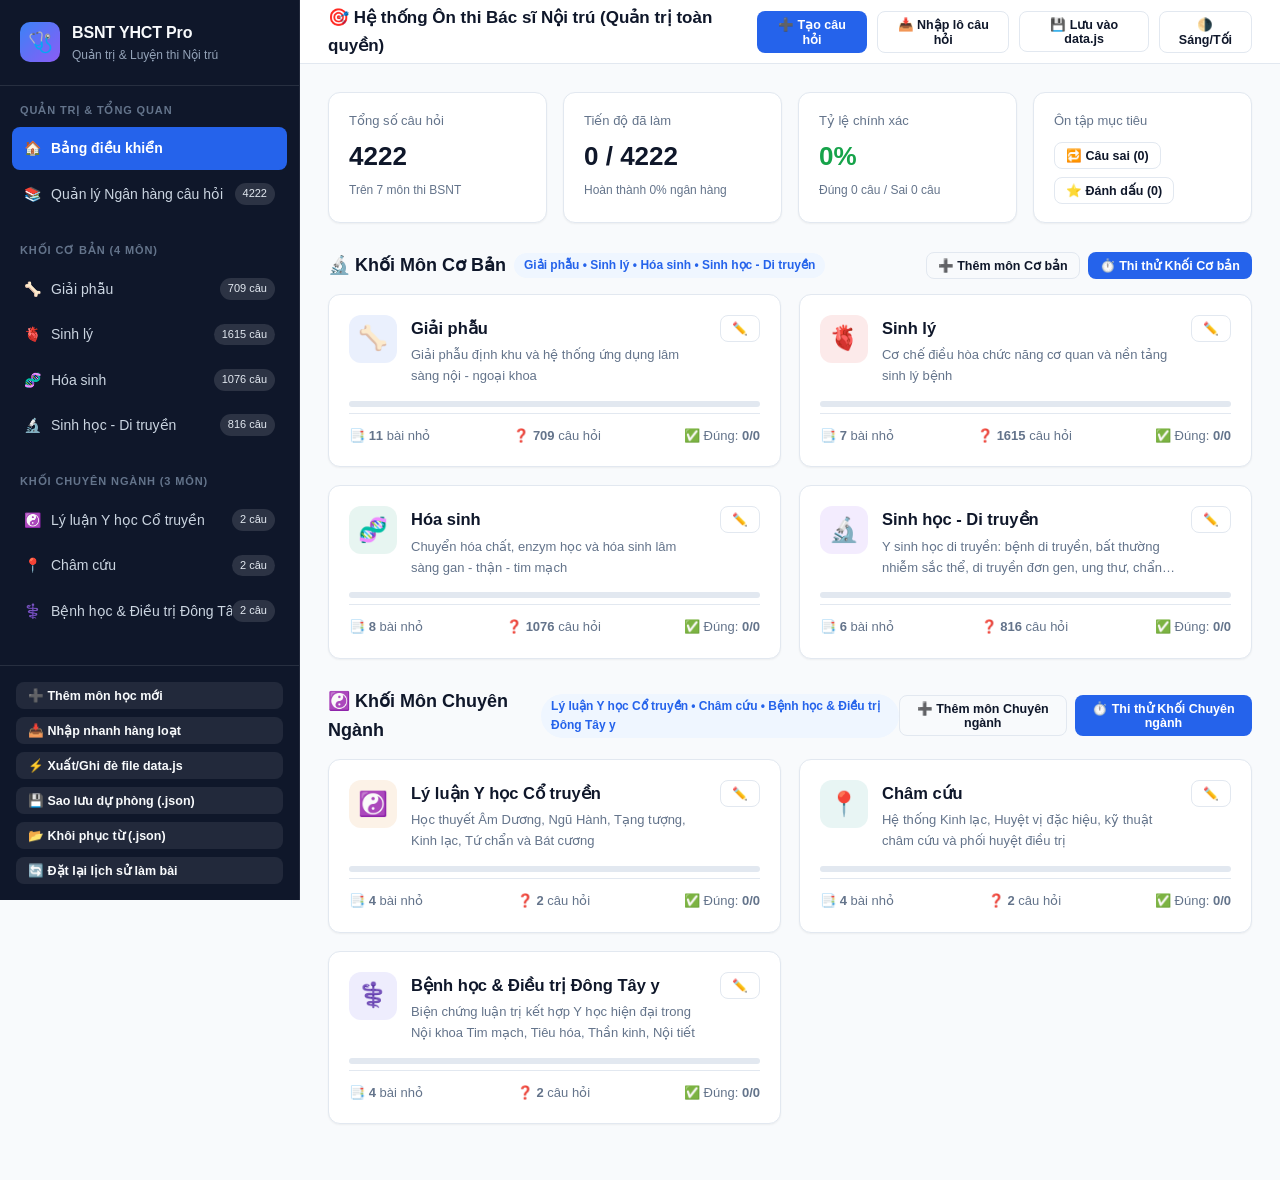
<file: index.html>
<!DOCTYPE html>
<html lang="vi" data-theme="light">
<head>
  <meta charset="UTF-8" />
  <meta name="viewport" content="width=device-width, initial-scale=1.0" />
  <title>BSNT Quiz — Hệ thống Trắc nghiệm Ôn thi Bác sĩ Nội trú YHCT (Full Admin)</title>
  <link rel="stylesheet" href="styles.css" />
</head>
<body>
  <!-- SIDEBAR -->
  <aside class="sidebar">
    <div class="brand" onclick="openDashboard()">
      <div class="brand-logo">🩺</div>
      <div class="brand-text">
        <h1>BSNT YHCT Pro</h1>
        <p>Quản trị & Luyện thi Nội trú</p>
      </div>
    </div>

    <div id="sidebar-nav"></div>

    <div class="sidebar-footer">
      <button class="btn btn-sm btn-ghost-dark" onclick="openSubjectModal()">➕ Thêm môn học mới</button>
      <button class="btn btn-sm btn-ghost-dark" onclick="openBulkImportModal('giai-phau')">📥 Nhập nhanh hàng loạt</button>
      <button class="btn btn-sm btn-ghost-dark" onclick="exportToDataJS()">⚡ Xuất/Ghi đè file data.js</button>
      <button class="btn btn-sm btn-ghost-dark" onclick="exportBackupJSON()">💾 Sao lưu dự phòng (.json)</button>
      <button class="btn btn-sm btn-ghost-dark" onclick="document.getElementById('import-json-input').click()">📂 Khôi phục từ (.json)</button>
      <button class="btn btn-sm btn-ghost-dark" onclick="resetProgress()">🔄 Đặt lại lịch sử làm bài</button>
    </div>
  </aside>

  <!-- MAIN CONTENT -->
  <div class="main-wrapper">
    <header class="topbar">
      <div class="topbar-title" id="topbar-title">
        <span>🎯 Hệ thống Ôn thi Bác sĩ Nội trú</span>
      </div>
      <div class="topbar-actions">
        <button class="btn btn-sm btn-primary" onclick="openQuestionModal()">➕ Tạo câu hỏi</button>
        <button class="btn btn-sm btn-outline" onclick="openBulkImportModal(state.activeSubjectId || 'giai-phau')">📥 Nhập lô câu hỏi</button>
        <button class="btn btn-sm btn-outline" onclick="exportToDataJS()" title="Ghi toàn bộ chỉnh sửa trên web thẳng vào file data.js trên ổ cứng">💾 Lưu vào data.js</button>
        <button class="btn btn-sm btn-outline" onclick="toggleTheme()">🌗 Sáng/Tối</button>
      </div>
    </header>

    <main class="container" id="main-content"></main>
  </div>

  <!-- HIDDEN JSON FILE INPUT -->
  <input type="file" id="import-json-input" accept=".json" style="display:none" onchange="importBackupJSON(event)" />

  <!-- MODAL 0: ADD / EDIT SUBJECT (MÔN HỌC) -->
  <div class="modal-backdrop" id="modal-subject">
    <div class="modal" style="max-width:540px;">
      <div class="modal-header">
        <h3 id="subject-modal-header">📚 Thêm / Chỉnh sửa Môn học</h3>
        <button class="btn btn-sm btn-outline" onclick="closeModals()">✕</button>
      </div>
      <div class="modal-body">
        <input type="hidden" id="subj-edit-id" />
        <div class="form-row">
          <div class="form-group">
            <label>Tên môn học</label>
            <input type="text" id="subj-name-input" class="form-control" placeholder="VD: Giải phẫu" />
          </div>
          <div class="form-group">
            <label>Khối môn thi</label>
            <select id="subj-group-select" class="form-control">
              <option value="Cơ bản">Khối Cơ bản</option>
              <option value="Chuyên ngành">Khối Chuyên ngành</option>
            </select>
          </div>
        </div>
        <div class="form-row">
          <div class="form-group">
            <label>Biểu tượng (Emoji)</label>
            <input type="text" id="subj-icon-input" class="form-control" value="📘" placeholder="VD: 🦴, 🫀, 🧬, ☯️" />
          </div>
          <div class="form-group">
            <label>Màu chủ đạo</label>
            <input type="color" id="subj-color-input" class="form-control" value="#2563eb" style="height:40px; padding:4px;" />
          </div>
        </div>
        <div class="form-group">
          <label>Mô tả môn học</label>
          <textarea id="subj-desc-input" class="form-control" rows="2" placeholder="Mô tả ngắn gọn nội dung ôn tập..."></textarea>
        </div>
      </div>
      <div class="modal-footer">
        <button class="btn btn-outline" onclick="closeModals()">Hủy</button>
        <button class="btn btn-primary" onclick="saveSubjectModal()">Lưu môn học</button>
      </div>
    </div>
  </div>

  <!-- MODAL 1: ADD / EDIT LESSON (BÀI NHỎ) -->
  <div class="modal-backdrop" id="modal-lesson">
    <div class="modal" style="max-width:520px;">
      <div class="modal-header">
        <h3 id="lesson-modal-header">📁 Thêm / Sửa bài học nhỏ</h3>
        <button class="btn btn-sm btn-outline" onclick="closeModals()">✕</button>
      </div>
      <div class="modal-body">
        <input type="hidden" id="lesson-modal-subject-id" />
        <input type="hidden" id="lesson-modal-edit-id" />
        <div class="form-group">
          <label>Tên bài học / chủ đề nhỏ</label>
          <input type="text" id="lesson-title-input" class="form-control" placeholder="VD: Bài 5: Giải phẫu Đám rối thần kinh cánh tay" />
        </div>
        <div class="form-group">
          <label>Mô tả trọng tâm ôn tập</label>
          <textarea id="lesson-desc-input" class="form-control" rows="3" placeholder="VD: Các thân nhất, thân nhì, nhánh tận và ứng dụng lâm sàng..."></textarea>
        </div>
      </div>
      <div class="modal-footer">
        <button class="btn btn-outline" onclick="closeModals()">Hủy</button>
        <button class="btn btn-primary" onclick="saveLessonModal()">Lưu bài học</button>
      </div>
    </div>
  </div>

  <!-- MODAL 2: ADD / EDIT SINGLE QUESTION -->
  <div class="modal-backdrop" id="modal-question">
    <div class="modal">
      <div class="modal-header">
        <h3 id="q-modal-header">➕ Thêm / Chỉnh sửa câu hỏi trắc nghiệm</h3>
        <button class="btn btn-sm btn-outline" onclick="closeModals()">✕</button>
      </div>
      <div class="modal-body">
        <input type="hidden" id="q-edit-id" />
        <div class="form-row">
          <div class="form-group">
            <label>Môn học</label>
            <select id="q-subject-select" class="form-control" onchange="updateLessonDropdown(this.value)"></select>
          </div>
          <div class="form-group">
            <label>Bài học (Chủ đề nhỏ)</label>
            <select id="q-lesson-select" class="form-control"></select>
          </div>
        </div>

        <div class="form-group">
          <label>Nội dung câu hỏi (Tình huống lâm sàng / Câu dẫn)</label>
          <textarea id="q-stem-input" class="form-control" rows="3" placeholder="Nhập nội dung câu hỏi..."></textarea>
        </div>

        <div class="form-row">
          <div class="form-group">
            <label>Phương án A</label>
            <input type="text" id="q-opt-0" class="form-control" placeholder="Nội dung đáp án A" />
          </div>
          <div class="form-group">
            <label>Phương án B</label>
            <input type="text" id="q-opt-1" class="form-control" placeholder="Nội dung đáp án B" />
          </div>
        </div>

        <div class="form-row">
          <div class="form-group">
            <label>Phương án C</label>
            <input type="text" id="q-opt-2" class="form-control" placeholder="Nội dung đáp án C" />
          </div>
          <div class="form-group">
            <label>Phương án D</label>
            <input type="text" id="q-opt-3" class="form-control" placeholder="Nội dung đáp án D" />
          </div>
        </div>

        <div class="form-group">
          <label>Đáp án đúng</label>
          <select id="q-correct-select" class="form-control" style="max-width:220px;">
            <option value="0">Đáp án A</option>
            <option value="1">Đáp án B</option>
            <option value="2">Đáp án C</option>
            <option value="3">Đáp án D</option>
          </select>
        </div>

        <div class="form-group">
          <label>Giải thích cơ chế & Ghi chú cá nhân (Dùng **từ khóa** để in đậm)</label>
          <textarea id="q-exp-input" class="form-control" rows="5" placeholder="Giải thích tại sao đáp án đúng, tại sao các câu nhiễu sai, mẹo nhớ nhanh..."></textarea>
        </div>
      </div>
      <div class="modal-footer">
        <button class="btn btn-outline" onclick="closeModals()">Hủy</button>
        <button class="btn btn-primary" onclick="saveQuestionModal()">💾 Lưu câu hỏi</button>
      </div>
    </div>
  </div>

  <!-- MODAL 3: BULK TEXT IMPORT -->
  <div class="modal-backdrop" id="modal-bulk-import">
    <div class="modal">
      <div class="modal-header">
        <h3>📥 Nhập nhanh hàng loạt câu hỏi (Copy - Paste)</h3>
        <button class="btn btn-sm btn-outline" onclick="closeModals()">✕</button>
      </div>
      <div class="modal-body">
        <div class="form-row">
          <div class="form-group">
            <label>Chọn Môn học đích</label>
            <select id="bulk-subject-select" class="form-control" onchange="updateBulkLessonDropdown(this.value)"></select>
          </div>
          <div class="form-group">
            <label>Chọn Bài học đích</label>
            <select id="bulk-lesson-select" class="form-control"></select>
          </div>
        </div>

        <div style="background:var(--primary-soft); padding:12px 14px; border-radius:8px; font-size:13px;">
          <strong>Hướng dẫn định dạng linh hoạt:</strong><br>
          • Cách 1: Ngăn cách mỗi câu bằng <strong>1 dòng trống</strong>, hoặc bắt đầu mỗi câu bằng chữ <code>Câu 1:</code>, <code>Câu 2:</code>.<br>
          • Cách 2: Đánh dấu đáp án đúng bằng dấu <code>*</code> ở đầu (VD: <code>*B. ...</code>) HOẶC ghi dòng <code>Đáp án: B</code> ở dưới.<br>
          • Giải thích (tùy chọn): Bắt đầu bằng chữ <code>Giải thích: ...</code> hoặc <code>GT: ...</code>
        </div>

        <div class="form-group">
          <label>Dán danh sách câu hỏi vào đây</label>
          <textarea id="bulk-text-input" class="form-control" rows="10" placeholder="Câu 1: Huyệt Nguyên của kinh Túc thiếu âm Thận là huyệt nào?
A. Dũng tuyền
*B. Thái khê
C. Phục lưu
D. Nhiên cốc
Giải thích: Thái khê (KI3) vừa là huyệt Du (Thổ) vừa là huyệt Nguyên của kinh Thận.

Câu 2: Enzym nào đặc hiệu nhất cho tổn thương tế bào nhu mô gan?
A. AST
B. ALT
C. GGT
D. ALP
Đáp án: B
Giải thích: ALT khu trú chủ yếu ở bào tương tế bào gan nên đặc hiệu hơn AST."></textarea>
        </div>
      </div>
      <div class="modal-footer">
        <button class="btn btn-outline" onclick="closeModals()">Hủy</button>
        <button class="btn btn-primary" onclick="processBulkImport()">🚀 Nhập toàn bộ câu hỏi</button>
      </div>
    </div>
  </div>

  <script src="data.js?v=20261118sh1"></script>
  <script src="app.js?v=20261118sh1"></script>
</body>
</html>
</file>
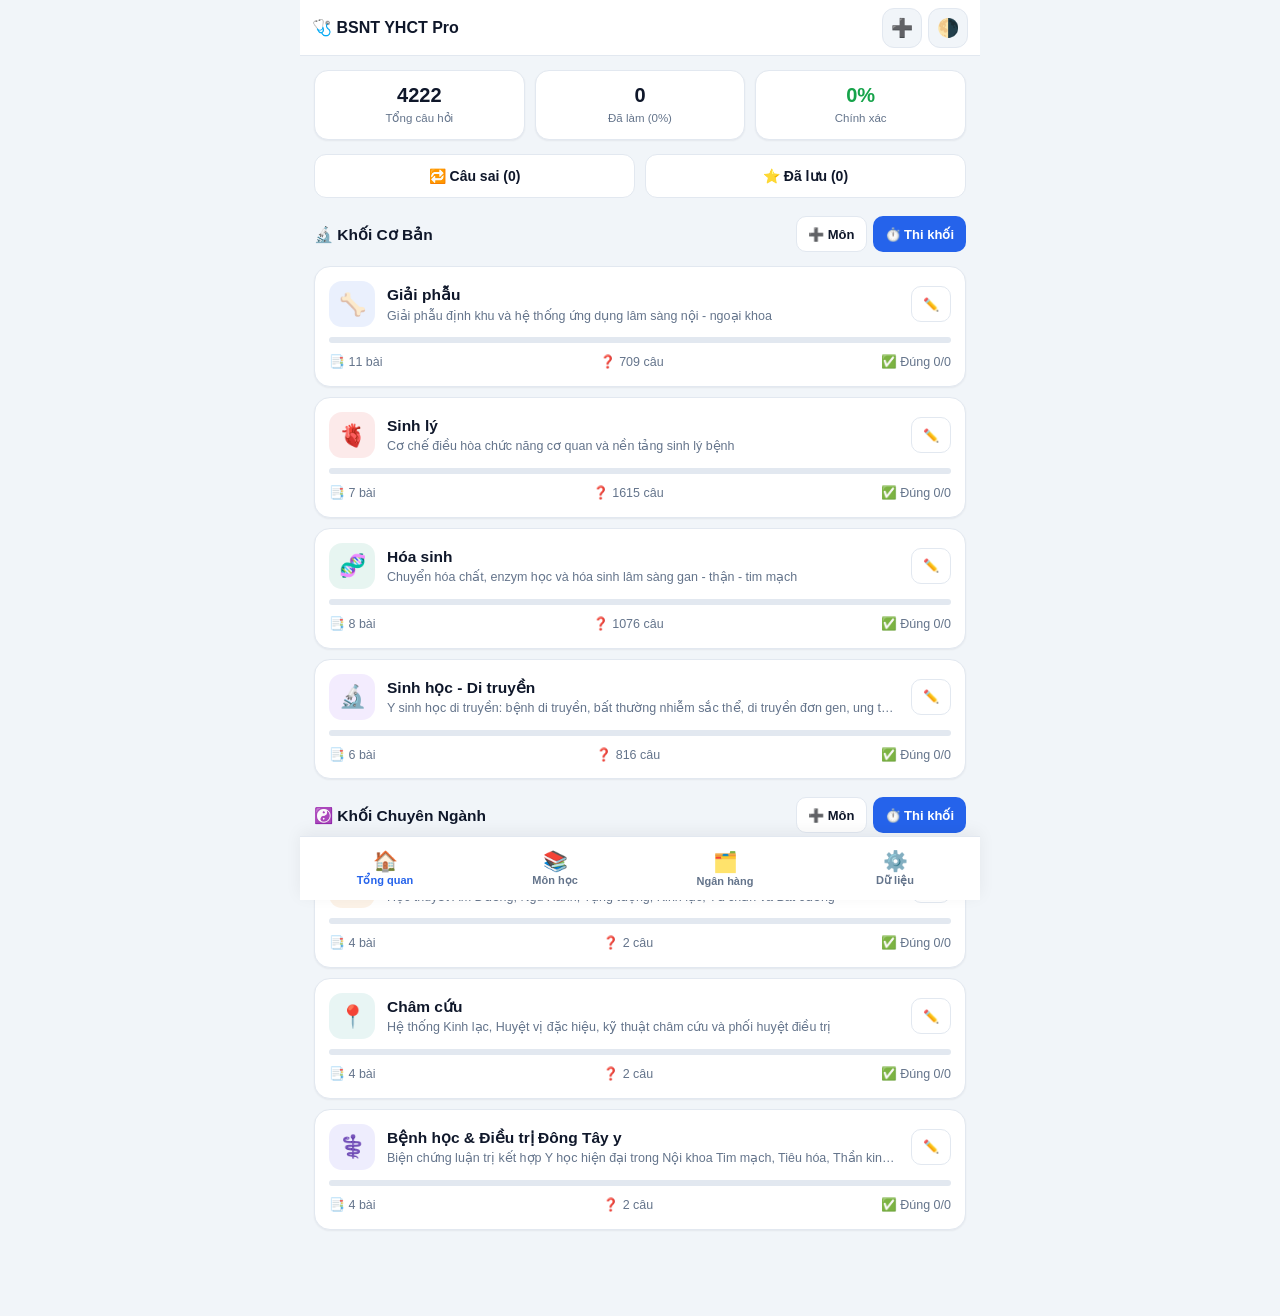
<file: mobile/index.html>
<!DOCTYPE html>
<html lang="vi" data-theme="light">
<head>
  <meta charset="UTF-8" />
  <meta name="viewport" content="width=device-width, initial-scale=1.0, viewport-fit=cover" />
  <meta name="theme-color" content="#2563eb" id="meta-theme-color" />
  <meta name="mobile-web-app-capable" content="yes" />
  <meta name="apple-mobile-web-app-capable" content="yes" />
  <meta name="apple-mobile-web-app-status-bar-style" content="default" />
  <title>BSNT YHCT Pro — Mobile</title>
  <link rel="manifest" href="./manifest.webmanifest" />
  <link rel="icon" type="image/png" sizes="192x192" href="./icon-192.png" />
  <link rel="apple-touch-icon" href="./icon-192.png" />
  <link rel="stylesheet" href="./styles.css" />
</head>
<body>
  <div class="app-shell">
    <!-- TOP APP BAR -->
    <header class="m-topbar">
      <div class="m-topbar-left">
        <button class="icon-btn" id="btn-topbar-back" style="display:none;" onclick="handleTopBack()" aria-label="Quay lại">←</button>
        <div class="m-topbar-title" id="topbar-title">🩺 BSNT YHCT Pro</div>
      </div>
      <div class="m-topbar-actions">
        <button class="icon-btn" onclick="openQuestionModal()" title="Tạo câu hỏi mới" aria-label="Tạo câu hỏi">➕</button>
        <button class="icon-btn" onclick="toggleTheme()" title="Chuyển Sáng/Tối" aria-label="Chuyển giao diện Sáng/Tối">🌗</button>
      </div>
    </header>

    <!-- MAIN CONTENT -->
    <main class="m-main" id="main-content"></main>

    <!-- BOTTOM NAVIGATION BAR -->
    <nav class="m-bottom-nav" id="bottom-nav" aria-label="Điều hướng chính">
      <button class="nav-tab active" data-tab="dashboard" onclick="openDashboard()">
        <span class="tab-ico">🏠</span>
        <span>Tổng quan</span>
      </button>
      <button class="nav-tab" data-tab="subject" onclick="openSubjectsTab()">
        <span class="tab-ico">📚</span>
        <span>Môn học</span>
      </button>
      <button class="nav-tab" data-tab="question-bank" onclick="openQuestionBank()">
        <span class="tab-ico">🗂️</span>
        <span>Ngân hàng</span>
      </button>
      <button class="nav-tab" data-tab="settings" onclick="openSettingsTab()">
        <span class="tab-ico">⚙️</span>
        <span>Dữ liệu</span>
      </button>
    </nav>

    <!-- QUIZ BOTTOM ACTION BAR -->
    <div class="quiz-bottom-bar" id="quiz-bottom-bar">
      <button class="btn btn-outline" id="quiz-prev-btn" onclick="prevQuestion()">⬅️ Trước</button>
      <button class="btn btn-soft" id="quiz-palette-btn" onclick="openPaletteSheet()">⊞ Bảng câu</button>
      <button class="btn btn-primary" id="quiz-next-btn" onclick="nextQuestion()">Tiếp ➡️</button>
    </div>
  </div>

  <!-- TOAST -->
  <div class="toast" id="toast"></div>

  <!-- HIDDEN JSON FILE INPUT -->
  <input type="file" id="import-json-input" accept=".json,application/json" style="display:none" onchange="importBackupJSON(event)" />

  <!-- BOTTOM SHEET: QUESTION PALETTE -->
  <div class="sheet-backdrop" id="sheet-palette" onclick="if(event.target===this) closePaletteSheet()">
    <div class="sheet">
      <div class="sheet-handle"></div>
      <div class="sheet-header">
        <h3 id="palette-sheet-title">Bảng câu hỏi</h3>
        <button class="btn btn-sm btn-outline" onclick="closePaletteSheet()">✕ Đóng</button>
      </div>
      <div class="sheet-body" id="palette-sheet-body"></div>
    </div>
  </div>

  <!-- SHEET: ADD / EDIT SUBJECT -->
  <div class="sheet-backdrop" id="modal-subject" onclick="if(event.target===this) closeModals()">
    <div class="sheet">
      <div class="sheet-handle"></div>
      <div class="sheet-header">
        <h3 id="subject-modal-header">📚 Thêm / Sửa Môn học</h3>
        <button class="btn btn-sm btn-outline" onclick="closeModals()">✕</button>
      </div>
      <div class="sheet-body">
        <input type="hidden" id="subj-edit-id" />
        <div class="form-group">
          <label>Tên môn học</label>
          <input type="text" id="subj-name-input" class="form-control" placeholder="VD: Giải phẫu" />
        </div>
        <div class="form-row-2">
          <div class="form-group">
            <label>Khối môn thi</label>
            <select id="subj-group-select" class="form-control">
              <option value="Cơ bản">Khối Cơ bản</option>
              <option value="Chuyên ngành">Khối Chuyên ngành</option>
            </select>
          </div>
          <div class="form-group">
            <label>Biểu tượng (Emoji)</label>
            <input type="text" id="subj-icon-input" class="form-control" value="📘" placeholder="🦴, 🫀, ☯️" />
          </div>
        </div>
        <div class="form-group">
          <label>Màu chủ đạo</label>
          <input type="color" id="subj-color-input" class="form-control" value="#2563eb" style="height:46px; padding:4px;" />
        </div>
        <div class="form-group">
          <label>Mô tả môn học</label>
          <textarea id="subj-desc-input" class="form-control" rows="2" placeholder="Mô tả ngắn gọn nội dung ôn tập..."></textarea>
        </div>
      </div>
      <div class="sheet-footer">
        <button class="btn btn-outline" onclick="closeModals()">Hủy</button>
        <button class="btn btn-primary" onclick="saveSubjectModal()">💾 Lưu môn học</button>
      </div>
    </div>
  </div>

  <!-- SHEET: ADD / EDIT LESSON -->
  <div class="sheet-backdrop" id="modal-lesson" onclick="if(event.target===this) closeModals()">
    <div class="sheet">
      <div class="sheet-handle"></div>
      <div class="sheet-header">
        <h3 id="lesson-modal-header">📁 Thêm / Sửa bài học</h3>
        <button class="btn btn-sm btn-outline" onclick="closeModals()">✕</button>
      </div>
      <div class="sheet-body">
        <input type="hidden" id="lesson-modal-subject-id" />
        <input type="hidden" id="lesson-modal-edit-id" />
        <div class="form-group">
          <label>Tên bài học / chủ đề nhỏ</label>
          <input type="text" id="lesson-title-input" class="form-control" placeholder="VD: Bài 5: Đám rối thần kinh cánh tay" />
        </div>
        <div class="form-group">
          <label>Mô tả trọng tâm ôn tập</label>
          <textarea id="lesson-desc-input" class="form-control" rows="3" placeholder="Nội dung trọng tâm..."></textarea>
        </div>
      </div>
      <div class="sheet-footer">
        <button class="btn btn-outline" onclick="closeModals()">Hủy</button>
        <button class="btn btn-primary" onclick="saveLessonModal()">💾 Lưu bài học</button>
      </div>
    </div>
  </div>

  <!-- SHEET: ADD / EDIT QUESTION -->
  <div class="sheet-backdrop" id="modal-question" onclick="if(event.target===this) closeModals()">
    <div class="sheet">
      <div class="sheet-handle"></div>
      <div class="sheet-header">
        <h3 id="q-modal-header">➕ Câu hỏi trắc nghiệm</h3>
        <button class="btn btn-sm btn-outline" onclick="closeModals()">✕</button>
      </div>
      <div class="sheet-body">
        <input type="hidden" id="q-edit-id" />
        <div class="form-group">
          <label>Môn học</label>
          <select id="q-subject-select" class="form-control" onchange="updateLessonDropdown(this.value)"></select>
        </div>
        <div class="form-group">
          <label>Bài học (Chủ đề nhỏ)</label>
          <select id="q-lesson-select" class="form-control"></select>
        </div>
        <div class="form-group">
          <label>Nội dung câu hỏi</label>
          <textarea id="q-stem-input" class="form-control" rows="3" placeholder="Nhập nội dung câu hỏi..."></textarea>
        </div>
        <div class="form-group">
          <label>Phương án A</label>
          <input type="text" id="q-opt-0" class="form-control" placeholder="Đáp án A" />
        </div>
        <div class="form-group">
          <label>Phương án B</label>
          <input type="text" id="q-opt-1" class="form-control" placeholder="Đáp án B" />
        </div>
        <div class="form-group">
          <label>Phương án C</label>
          <input type="text" id="q-opt-2" class="form-control" placeholder="Đáp án C" />
        </div>
        <div class="form-group">
          <label>Phương án D</label>
          <input type="text" id="q-opt-3" class="form-control" placeholder="Đáp án D" />
        </div>
        <div class="form-group">
          <label>Đáp án đúng</label>
          <select id="q-correct-select" class="form-control">
            <option value="0">Đáp án A</option>
            <option value="1">Đáp án B</option>
            <option value="2">Đáp án C</option>
            <option value="3">Đáp án D</option>
          </select>
        </div>
        <div class="form-group">
          <label>Giải thích cơ chế (dùng **từ khóa** để in đậm)</label>
          <textarea id="q-exp-input" class="form-control" rows="4" placeholder="Giải thích đáp án đúng, phân tích câu nhiễu..."></textarea>
        </div>
      </div>
      <div class="sheet-footer">
        <button class="btn btn-outline" onclick="closeModals()">Hủy</button>
        <button class="btn btn-primary" onclick="saveQuestionModal()">💾 Lưu câu hỏi</button>
      </div>
    </div>
  </div>

  <!-- SHEET: BULK IMPORT -->
  <div class="sheet-backdrop" id="modal-bulk-import" onclick="if(event.target===this) closeModals()">
    <div class="sheet">
      <div class="sheet-handle"></div>
      <div class="sheet-header">
        <h3>📥 Nhập nhanh hàng loạt</h3>
        <button class="btn btn-sm btn-outline" onclick="closeModals()">✕</button>
      </div>
      <div class="sheet-body">
        <div class="form-group">
          <label>Môn học đích</label>
          <select id="bulk-subject-select" class="form-control" onchange="updateBulkLessonDropdown(this.value)"></select>
        </div>
        <div class="form-group">
          <label>Bài học đích</label>
          <select id="bulk-lesson-select" class="form-control"></select>
        </div>
        <div style="background:var(--primary-soft); padding:10px 12px; border-radius:10px; font-size:12.5px;">
          Ngăn cách mỗi câu bằng <strong>1 dòng trống</strong> hoặc <code>Câu 1:</code>. Đánh dấu đúng bằng <code>*B. ...</code> hoặc dòng <code>Đáp án: B</code>, thêm <code>Giải thích: ...</code> nếu có.
        </div>
        <div class="form-group">
          <label>Dán danh sách câu hỏi</label>
          <textarea id="bulk-text-input" class="form-control" rows="8" placeholder="Câu 1: ...&#10;A. ...&#10;*B. ...&#10;C. ...&#10;D. ...&#10;Giải thích: ..."></textarea>
        </div>
      </div>
      <div class="sheet-footer">
        <button class="btn btn-outline" onclick="closeModals()">Hủy</button>
        <button class="btn btn-primary" onclick="processBulkImport()">🚀 Nhập câu hỏi</button>
      </div>
    </div>
  </div>

  <script src="../data.js?v=20261118sh1"></script>
  <script src="./app.js?v=20261118sh1"></script>
</body>
</html>
</file>
<file: styles.css>
:root {
  --bg-main: #f8fafc;
  --bg-card: #ffffff;
  --bg-sidebar: #0f172a;
  --text-main: #0f172a;
  --text-muted: #64748b;
  --border-color: #e2e8f0;
  --primary: #2563eb;
  --primary-hover: #1d4ed8;
  --primary-soft: #eff6ff;
  --success: #16a34a;
  --success-soft: #dcfce7;
  --danger: #dc2626;
  --danger-soft: #fee2e2;
  --warning: #d97706;
  --warning-soft: #fef3c7;
  --shadow-sm: 0 1px 2px 0 rgba(0, 0, 0, 0.05);
  --shadow-md: 0 4px 6px -1px rgba(0, 0, 0, 0.08), 0 2px 4px -2px rgba(0, 0, 0, 0.06);
  --radius: 12px;
}

[data-theme="dark"] {
  --bg-main: #0b1120;
  --bg-card: #1e293b;
  --bg-sidebar: #090d16;
  --text-main: #f1f5f9;
  --text-muted: #94a3b8;
  --border-color: #334155;
  --primary: #3b82f6;
  --primary-hover: #60a5fa;
  --primary-soft: rgba(59, 130, 246, 0.15);
  --success: #22c55e;
  --success-soft: rgba(34, 197, 94, 0.15);
  --danger: #ef4444;
  --danger-soft: rgba(239, 68, 68, 0.15);
  --warning: #f59e0b;
  --warning-soft: rgba(245, 158, 11, 0.15);
}

* {
  box-sizing: border-box;
  margin: 0;
  padding: 0;
}

body {
  font-family: 'Inter', -apple-system, BlinkMacSystemFont, 'Segoe UI', Roboto, sans-serif;
  background-color: var(--bg-main);
  color: var(--text-main);
  line-height: 1.6;
  display: flex;
  min-height: 100vh;
}

/* ================= SIDEBAR ================= */
.sidebar {
  width: 300px;
  background-color: var(--bg-sidebar);
  color: #f8fafc;
  display: flex;
  flex-direction: column;
  flex-shrink: 0;
  border-right: 1px solid rgba(255, 255, 255, 0.08);
  height: 100vh;
  position: sticky;
  top: 0;
  overflow-y: auto;
}

.brand {
  padding: 20px;
  border-bottom: 1px solid rgba(255, 255, 255, 0.1);
  display: flex;
  align-items: center;
  gap: 12px;
  cursor: pointer;
}

.brand-logo {
  width: 40px;
  height: 40px;
  border-radius: 10px;
  background: linear-gradient(135deg, #3b82f6, #8b5cf6);
  display: flex;
  align-items: center;
  justify-content: center;
  font-size: 20px;
  font-weight: bold;
}

.brand-text h1 {
  font-size: 16px;
  font-weight: 700;
  letter-spacing: -0.01em;
}

.brand-text p {
  font-size: 12px;
  color: #94a3b8;
}

.nav-section {
  padding: 16px 12px 8px;
}

.nav-section-title {
  font-size: 11px;
  text-transform: uppercase;
  letter-spacing: 0.08em;
  color: #64748b;
  font-weight: 700;
  padding: 0 8px 8px;
}

.nav-item {
  display: flex;
  align-items: center;
  justify-content: space-between;
  padding: 10px 12px;
  border-radius: 8px;
  color: #cbd5e1;
  font-size: 14px;
  cursor: pointer;
  transition: all 0.15s ease;
  margin-bottom: 3px;
  user-select: none;
}

.nav-item:hover {
  background-color: rgba(255, 255, 255, 0.07);
  color: #ffffff;
}

.nav-item.active {
  background-color: #2563eb;
  color: #ffffff;
  font-weight: 600;
}

.nav-item-left {
  display: flex;
  align-items: center;
  gap: 10px;
  overflow: hidden;
  text-overflow: ellipsis;
  white-space: nowrap;
}

.badge-count {
  font-size: 11px;
  background-color: rgba(255, 255, 255, 0.12);
  padding: 2px 8px;
  border-radius: 99px;
  color: #e2e8f0;
  flex-shrink: 0;
}

.sidebar-footer {
  margin-top: auto;
  padding: 16px;
  border-top: 1px solid rgba(255, 255, 255, 0.1);
  display: flex;
  flex-direction: column;
  gap: 8px;
}

/* ================= MAIN CONTENT ================= */
.main-wrapper {
  flex: 1;
  display: flex;
  flex-direction: column;
  min-width: 0;
}

.topbar {
  height: 64px;
  background-color: var(--bg-card);
  border-bottom: 1px solid var(--border-color);
  padding: 0 28px;
  display: flex;
  align-items: center;
  justify-content: space-between;
  position: sticky;
  top: 0;
  z-index: 20;
}

.topbar-title {
  font-size: 17px;
  font-weight: 700;
  display: flex;
  align-items: center;
  gap: 10px;
}

.topbar-actions {
  display: flex;
  align-items: center;
  gap: 10px;
}

.container {
  padding: 28px;
  max-width: 1320px;
  width: 100%;
  margin: 0 auto;
}

/* ================= BUTTONS ================= */
.btn {
  display: inline-flex;
  align-items: center;
  justify-content: center;
  gap: 8px;
  padding: 8px 16px;
  border-radius: 8px;
  font-size: 14px;
  font-weight: 600;
  cursor: pointer;
  border: 1px solid transparent;
  transition: all 0.15s ease;
  text-decoration: none;
}

.btn-primary {
  background-color: var(--primary);
  color: #ffffff;
}
.btn-primary:hover {
  background-color: var(--primary-hover);
}

.btn-outline {
  background-color: transparent;
  border-color: var(--border-color);
  color: var(--text-main);
}
.btn-outline:hover {
  background-color: var(--primary-soft);
  border-color: var(--primary);
}

.btn-ghost-dark {
  background-color: rgba(255, 255, 255, 0.08);
  color: #f8fafc;
  width: 100%;
  justify-content: flex-start;
}
.btn-ghost-dark:hover {
  background-color: rgba(255, 255, 255, 0.15);
}

.btn-sm {
  padding: 5px 11px;
  font-size: 12.5px;
}

.btn-danger {
  background-color: var(--danger);
  color: #fff;
}

/* ================= STATS BAR ================= */
.stats-grid {
  display: grid;
  grid-template-columns: repeat(auto-fit, minmax(210px, 1fr));
  gap: 16px;
  margin-bottom: 28px;
}

.stat-card {
  background-color: var(--bg-card);
  border: 1px solid var(--border-color);
  border-radius: var(--radius);
  padding: 18px 20px;
  box-shadow: var(--shadow-sm);
  display: flex;
  flex-direction: column;
  gap: 4px;
}

.stat-label {
  font-size: 13px;
  color: var(--text-muted);
  font-weight: 500;
}

.stat-value {
  font-size: 26px;
  font-weight: 800;
  color: var(--text-main);
}

.stat-sub {
  font-size: 12px;
  color: var(--text-muted);
}

/* ================= SUBJECTS GRID ================= */
.section-header {
  display: flex;
  align-items: center;
  justify-content: space-between;
  margin: 24px 0 14px;
}

.section-header h2 {
  font-size: 18px;
  font-weight: 700;
  display: flex;
  align-items: center;
  gap: 8px;
}

.group-tag {
  font-size: 12px;
  padding: 3px 10px;
  border-radius: 99px;
  font-weight: 600;
  background-color: var(--primary-soft);
  color: var(--primary);
}

.subject-grid {
  display: grid;
  grid-template-columns: repeat(auto-fill, minmax(310px, 1fr));
  gap: 18px;
  margin-bottom: 28px;
}

.subject-card {
  background-color: var(--bg-card);
  border: 1px solid var(--border-color);
  border-radius: var(--radius);
  padding: 20px;
  box-shadow: var(--shadow-sm);
  transition: transform 0.15s ease, box-shadow 0.15s ease, border-color 0.15s ease;
  display: flex;
  flex-direction: column;
  justify-content: space-between;
  cursor: pointer;
}

.subject-card:hover {
  transform: translateY(-2px);
  box-shadow: var(--shadow-md);
  border-color: var(--primary);
}

.subject-card-top {
  display: flex;
  align-items: flex-start;
  gap: 14px;
  margin-bottom: 14px;
}

.subject-icon {
  width: 48px;
  height: 48px;
  border-radius: 12px;
  display: flex;
  align-items: center;
  justify-content: center;
  font-size: 24px;
  flex-shrink: 0;
}

.subject-info h3 {
  font-size: 16.5px;
  font-weight: 700;
  margin-bottom: 4px;
}

.subject-info p {
  font-size: 13px;
  color: var(--text-muted);
  display: -webkit-box;
  -webkit-line-clamp: 2;
  -webkit-box-orient: vertical;
  overflow: hidden;
}

.subject-meta {
  display: flex;
  align-items: center;
  justify-content: space-between;
  padding-top: 12px;
  border-top: 1px solid var(--border-color);
  font-size: 13px;
  color: var(--text-muted);
}

.progress-bar-wrap {
  width: 100%;
  height: 6px;
  background-color: var(--border-color);
  border-radius: 99px;
  overflow: hidden;
  margin: 10px 0 6px;
}

.progress-bar-fill {
  height: 100%;
  background-color: var(--primary);
  border-radius: 99px;
  transition: width 0.3s ease;
}

/* ================= LESSON LIST (SUBJECT VIEW) ================= */
.subject-banner {
  background-color: var(--bg-card);
  border: 1px solid var(--border-color);
  border-radius: var(--radius);
  padding: 24px;
  margin-bottom: 24px;
  display: flex;
  align-items: center;
  justify-content: space-between;
  flex-wrap: wrap;
  gap: 16px;
}

.resume-banner {
  background-color: var(--primary-soft);
  border: 1px solid var(--primary);
  border-left: 4px solid var(--primary);
  border-radius: var(--radius);
  padding: 14px 20px;
  margin-bottom: 24px;
  display: flex;
  align-items: center;
  justify-content: space-between;
  flex-wrap: wrap;
  gap: 14px;
}

.resume-banner-info {
  display: flex;
  flex-direction: column;
  gap: 2px;
  font-size: 14px;
}

.resume-banner-sub {
  font-size: 12.5px;
  color: var(--text-muted);
}

.lesson-list {
  display: flex;
  flex-direction: column;
  gap: 12px;
}

.lesson-card {
  background-color: var(--bg-card);
  border: 1px solid var(--border-color);
  border-radius: var(--radius);
  padding: 18px 22px;
  display: flex;
  align-items: center;
  justify-content: space-between;
  gap: 16px;
  transition: border-color 0.15s ease;
}

.lesson-card:hover {
  border-color: var(--primary);
}

.lesson-info h4 {
  font-size: 15.5px;
  font-weight: 700;
  margin-bottom: 4px;
}

.lesson-info p {
  font-size: 13.5px;
  color: var(--text-muted);
}

.lesson-stats-pills {
  display: flex;
  align-items: center;
  gap: 8px;
  margin-top: 8px;
  flex-wrap: wrap;
}

.pill {
  font-size: 12px;
  padding: 2px 10px;
  border-radius: 99px;
  font-weight: 600;
  background-color: var(--bg-main);
  border: 1px solid var(--border-color);
  color: var(--text-muted);
}

.pill.correct {
  background-color: var(--success-soft);
  color: var(--success);
  border-color: transparent;
}

.pill.wrong {
  background-color: var(--danger-soft);
  color: var(--danger);
  border-color: transparent;
}

.lesson-actions {
  display: flex;
  align-items: center;
  gap: 8px;
  flex-shrink: 0;
}

/* ================= QUIZ WORKSPACE ================= */
.quiz-layout {
  display: grid;
  grid-template-columns: 1fr 310px;
  gap: 24px;
  align-items: start;
}

@media (max-width: 980px) {
  .quiz-layout {
    grid-template-columns: 1fr;
  }
  .sidebar {
    display: none;
  }
}

.quiz-card {
  background-color: var(--bg-card);
  border: 1px solid var(--border-color);
  border-radius: var(--radius);
  padding: 28px;
  box-shadow: var(--shadow-sm);
}

.quiz-header {
  display: flex;
  align-items: center;
  justify-content: space-between;
  padding-bottom: 16px;
  margin-bottom: 20px;
  border-bottom: 1px solid var(--border-color);
  flex-wrap: wrap;
  gap: 10px;
}

.question-number {
  font-size: 14px;
  font-weight: 700;
  color: var(--primary);
  background-color: var(--primary-soft);
  padding: 4px 12px;
  border-radius: 99px;
}

.question-stem {
  font-size: 17px;
  font-weight: 600;
  margin-bottom: 22px;
  line-height: 1.65;
  white-space: pre-line;
}

.options-list {
  display: flex;
  flex-direction: column;
  gap: 12px;
  margin-bottom: 24px;
}

.option-btn {
  display: flex;
  align-items: flex-start;
  gap: 14px;
  width: 100%;
  text-align: left;
  padding: 15px 18px;
  border-radius: 10px;
  border: 1.5px solid var(--border-color);
  background-color: var(--bg-card);
  color: var(--text-main);
  font-size: 15px;
  line-height: 1.5;
  cursor: pointer;
  transition: all 0.15s ease;
}

.option-btn:hover:not(:disabled) {
  border-color: var(--primary);
  background-color: var(--primary-soft);
}

.option-letter {
  width: 28px;
  height: 28px;
  border-radius: 7px;
  background-color: var(--bg-main);
  border: 1px solid var(--border-color);
  display: flex;
  align-items: center;
  justify-content: center;
  font-weight: 700;
  font-size: 13px;
  flex-shrink: 0;
  margin-top: 1px;
}

.option-btn.selected {
  border-color: var(--primary);
  background-color: var(--primary-soft);
}
.option-btn.selected .option-letter {
  background-color: var(--primary);
  color: #fff;
  border-color: var(--primary);
}

.option-btn.correct {
  border-color: var(--success);
  background-color: var(--success-soft);
}
.option-btn.correct .option-letter {
  background-color: var(--success);
  color: #fff;
  border-color: var(--success);
}

.option-btn.wrong {
  border-color: var(--danger);
  background-color: var(--danger-soft);
}
.option-btn.wrong .option-letter {
  background-color: var(--danger);
  color: #fff;
  border-color: var(--danger);
}

.explanation-box {
  background-color: var(--primary-soft);
  border-left: 4px solid var(--primary);
  padding: 18px 20px;
  border-radius: 8px;
  margin-top: 20px;
  margin-bottom: 20px;
  font-size: 14.5px;
  line-height: 1.7;
}

.explanation-title {
  font-weight: 700;
  color: var(--primary);
  margin-bottom: 8px;
  display: flex;
  align-items: center;
  gap: 6px;
}

.quiz-footer {
  display: flex;
  align-items: center;
  justify-content: space-between;
  padding-top: 18px;
  border-top: 1px solid var(--border-color);
}

/* ================= QUESTION PALETTE ================= */
.palette-card {
  background-color: var(--bg-card);
  border: 1px solid var(--border-color);
  border-radius: var(--radius);
  padding: 20px;
  position: sticky;
  top: 88px;
}

.timer-box {
  text-align: center;
  padding: 12px;
  background-color: var(--bg-main);
  border-radius: 10px;
  margin-bottom: 16px;
  border: 1px solid var(--border-color);
}

.timer-value {
  font-size: 24px;
  font-weight: 800;
  font-variant-numeric: tabular-nums;
  color: var(--primary);
}

.palette-grid {
  display: grid;
  grid-template-columns: repeat(5, 1fr);
  gap: 8px;
  margin: 14px 0;
  max-height: 320px;
  overflow-y: auto;
}

.palette-item {
  height: 36px;
  border-radius: 8px;
  border: 1px solid var(--border-color);
  background-color: var(--bg-main);
  color: var(--text-main);
  font-size: 13px;
  font-weight: 600;
  display: flex;
  align-items: center;
  justify-content: center;
  cursor: pointer;
  position: relative;
}

.palette-item.current {
  outline: 2px solid var(--primary);
  outline-offset: 1px;
}

.palette-item.answered {
  background-color: var(--primary);
  color: #fff;
  border-color: var(--primary);
}

.palette-item.correct {
  background-color: var(--success);
  color: #fff;
  border-color: var(--success);
}

.palette-item.wrong {
  background-color: var(--danger);
  color: #fff;
  border-color: var(--danger);
}

.palette-item.flagged::after {
  content: "";
  position: absolute;
  top: 3px;
  right: 3px;
  width: 6px;
  height: 6px;
  border-radius: 50%;
  background-color: #f59e0b;
}

/* ================= MODALS ================= */
.modal-backdrop {
  position: fixed;
  inset: 0;
  background-color: rgba(15, 23, 42, 0.65);
  display: none;
  align-items: center;
  justify-content: center;
  z-index: 100;
  padding: 20px;
}

.modal-backdrop.open {
  display: flex;
}

.modal {
  background-color: var(--bg-card);
  border: 1px solid var(--border-color);
  border-radius: var(--radius);
  width: 100%;
  max-width: 720px;
  max-height: 90vh;
  display: flex;
  flex-direction: column;
  box-shadow: 0 20px 25px -5px rgba(0, 0, 0, 0.25);
}

.modal-header {
  padding: 18px 24px;
  border-bottom: 1px solid var(--border-color);
  display: flex;
  align-items: center;
  justify-content: space-between;
}

.modal-header h3 {
  font-size: 17px;
  font-weight: 700;
}

.modal-body {
  padding: 22px 24px;
  overflow-y: auto;
  display: flex;
  flex-direction: column;
  gap: 16px;
}

.modal-footer {
  padding: 16px 24px;
  border-top: 1px solid var(--border-color);
  display: flex;
  justify-content: flex-end;
  gap: 10px;
}

.form-group {
  display: flex;
  flex-direction: column;
  gap: 6px;
}

.form-group label {
  font-size: 13px;
  font-weight: 600;
}

.form-control {
  padding: 10px 12px;
  border-radius: 8px;
  border: 1px solid var(--border-color);
  background-color: var(--bg-main);
  color: var(--text-main);
  font-size: 14px;
  font-family: inherit;
}

.form-control:focus {
  outline: none;
  border-color: var(--primary);
}

.form-row {
  display: grid;
  grid-template-columns: 1fr 1fr;
  gap: 14px;
}

.kbd-hint {
  font-size: 12px;
  color: var(--text-muted);
  background-color: var(--bg-main);
  padding: 6px 12px;
  border-radius: 6px;
  border: 1px solid var(--border-color);
}
</file>
<file: mobile/styles.css>
:root {
  --bg-main: #f1f5f9;
  --bg-card: #ffffff;
  --bg-elevated: #ffffff;
  --text-main: #0f172a;
  --text-muted: #64748b;
  --border-color: #e2e8f0;
  --primary: #2563eb;
  --primary-hover: #1d4ed8;
  --primary-soft: #eff6ff;
  --success: #16a34a;
  --success-soft: #dcfce7;
  --danger: #dc2626;
  --danger-soft: #fee2e2;
  --warning: #d97706;
  --warning-soft: #fef3c7;
  --shadow-sm: 0 1px 2px rgba(15, 23, 42, 0.06);
  --shadow-md: 0 6px 18px rgba(15, 23, 42, 0.08);
  --radius: 16px;
  --topbar-h: 56px;
  --bottombar-h: 64px;
  --safe-bottom: env(safe-area-inset-bottom, 0px);
  --safe-top: env(safe-area-inset-top, 0px);
}

[data-theme="dark"] {
  --bg-main: #090e1a;
  --bg-card: #131c2e;
  --bg-elevated: #1b263b;
  --text-main: #f1f5f9;
  --text-muted: #94a3b8;
  --border-color: #273449;
  --primary: #3b82f6;
  --primary-hover: #60a5fa;
  --primary-soft: rgba(59, 130, 246, 0.16);
  --success: #22c55e;
  --success-soft: rgba(34, 197, 94, 0.16);
  --danger: #ef4444;
  --danger-soft: rgba(239, 68, 68, 0.16);
  --warning: #f59e0b;
  --warning-soft: rgba(245, 158, 11, 0.16);
  --shadow-sm: 0 1px 3px rgba(0, 0, 0, 0.3);
  --shadow-md: 0 8px 24px rgba(0, 0, 0, 0.4);
}

* {
  box-sizing: border-box;
  margin: 0;
  padding: 0;
  -webkit-tap-highlight-color: transparent;
}

html,
body {
  height: 100%;
  background-color: var(--bg-main);
  color: var(--text-main);
  font-family: -apple-system, BlinkMacSystemFont, "Segoe UI", Roboto, "Helvetica Neue", Arial, sans-serif;
  line-height: 1.5;
  overscroll-behavior-y: contain;
  touch-action: manipulation;
}

.app-shell {
  min-height: 100dvh;
  display: flex;
  flex-direction: column;
  max-width: 680px;
  margin: 0 auto;
  background-color: var(--bg-main);
}

/* ================= TOP APP BAR ================= */
.m-topbar {
  position: sticky;
  top: 0;
  z-index: 30;
  height: calc(var(--topbar-h) + var(--safe-top));
  padding: var(--safe-top) 12px 0;
  background-color: var(--bg-card);
  border-bottom: 1px solid var(--border-color);
  display: flex;
  align-items: center;
  justify-content: space-between;
  gap: 8px;
}

.m-topbar-left {
  display: flex;
  align-items: center;
  gap: 8px;
  min-width: 0;
  flex: 1;
}

.m-topbar-title {
  font-size: 16px;
  font-weight: 700;
  white-space: nowrap;
  overflow: hidden;
  text-overflow: ellipsis;
}

.m-topbar-actions {
  display: flex;
  align-items: center;
  gap: 6px;
  flex-shrink: 0;
}

.icon-btn {
  width: 40px;
  height: 40px;
  border-radius: 12px;
  border: 1px solid var(--border-color);
  background-color: var(--bg-main);
  color: var(--text-main);
  font-size: 18px;
  display: inline-flex;
  align-items: center;
  justify-content: center;
  cursor: pointer;
  flex-shrink: 0;
  transition: transform 0.1s ease, background-color 0.15s ease;
}

.icon-btn:active {
  transform: scale(0.94);
}

.icon-btn.primary {
  background-color: var(--primary);
  border-color: var(--primary);
  color: #fff;
}

/* ================= MAIN SCROLL AREA ================= */
.m-main {
  flex: 1;
  padding: 14px 14px calc(var(--bottombar-h) + var(--safe-bottom) + 22px);
  display: flex;
  flex-direction: column;
  gap: 14px;
}

.m-main.quiz-mode {
  padding-bottom: calc(74px + var(--safe-bottom) + 18px);
}

/* ================= COMMON CARDS & BUTTONS ================= */
.card {
  background-color: var(--bg-card);
  border: 1px solid var(--border-color);
  border-radius: var(--radius);
  padding: 16px;
  box-shadow: var(--shadow-sm);
}

.btn {
  display: inline-flex;
  align-items: center;
  justify-content: center;
  gap: 6px;
  min-height: 44px;
  padding: 10px 14px;
  border-radius: 12px;
  font-size: 14px;
  font-weight: 600;
  border: 1px solid transparent;
  cursor: pointer;
  transition: transform 0.1s ease, background-color 0.15s ease, border-color 0.15s ease;
  text-decoration: none;
  user-select: none;
}

.btn:active:not(:disabled) {
  transform: scale(0.97);
}

.btn:disabled {
  opacity: 0.45;
  cursor: not-allowed;
}

.btn-primary {
  background-color: var(--primary);
  color: #ffffff;
}

.btn-outline {
  background-color: var(--bg-card);
  border-color: var(--border-color);
  color: var(--text-main);
}

.btn-soft {
  background-color: var(--primary-soft);
  color: var(--primary);
}

.btn-danger {
  background-color: var(--danger);
  color: #ffffff;
}

.btn-danger-soft {
  background-color: var(--danger-soft);
  color: var(--danger);
}

.btn-sm {
  min-height: 36px;
  padding: 6px 11px;
  font-size: 13px;
  border-radius: 10px;
}

.btn-block {
  width: 100%;
}

.pill {
  display: inline-flex;
  align-items: center;
  gap: 4px;
  font-size: 12px;
  font-weight: 600;
  padding: 3px 9px;
  border-radius: 99px;
  background-color: var(--bg-main);
  border: 1px solid var(--border-color);
  color: var(--text-muted);
}

.pill.primary {
  background-color: var(--primary-soft);
  color: var(--primary);
  border-color: transparent;
}

.pill.correct {
  background-color: var(--success-soft);
  color: var(--success);
  border-color: transparent;
}

.pill.wrong {
  background-color: var(--danger-soft);
  color: var(--danger);
  border-color: transparent;
}

/* ================= DASHBOARD ================= */
.stats-grid {
  display: grid;
  grid-template-columns: repeat(3, 1fr);
  gap: 10px;
}

.stat-tile {
  background-color: var(--bg-card);
  border: 1px solid var(--border-color);
  border-radius: 14px;
  padding: 12px 10px;
  text-align: center;
  box-shadow: var(--shadow-sm);
}

.stat-tile-val {
  font-size: 20px;
  font-weight: 800;
  line-height: 1.2;
}

.stat-tile-lbl {
  font-size: 11.5px;
  color: var(--text-muted);
  margin-top: 3px;
}

.quick-actions-row {
  display: grid;
  grid-template-columns: 1fr 1fr;
  gap: 10px;
}

.resume-card {
  background: linear-gradient(135deg, var(--primary-soft), var(--bg-card));
  border: 1.5px solid var(--primary);
  border-radius: var(--radius);
  padding: 14px 16px;
  display: flex;
  flex-direction: column;
  gap: 10px;
}

.install-banner {
  background-color: var(--primary-soft);
  border: 1px solid var(--primary);
  border-radius: var(--radius);
  padding: 12px 14px;
  display: flex;
  align-items: center;
  justify-content: space-between;
  gap: 10px;
}

.section-head {
  display: flex;
  align-items: center;
  justify-content: space-between;
  gap: 8px;
  margin-top: 4px;
}

.section-head h2 {
  font-size: 15.5px;
  font-weight: 800;
  display: flex;
  align-items: center;
  gap: 6px;
}

.subject-list {
  display: flex;
  flex-direction: column;
  gap: 10px;
}

.subject-item {
  background-color: var(--bg-card);
  border: 1px solid var(--border-color);
  border-radius: var(--radius);
  padding: 14px;
  box-shadow: var(--shadow-sm);
  display: flex;
  flex-direction: column;
  gap: 10px;
  cursor: pointer;
}

.subject-item:active {
  background-color: var(--primary-soft);
}

.subject-top {
  display: flex;
  align-items: center;
  gap: 12px;
}

.subject-icon {
  width: 46px;
  height: 46px;
  border-radius: 13px;
  display: flex;
  align-items: center;
  justify-content: center;
  font-size: 22px;
  flex-shrink: 0;
}

.subject-text {
  flex: 1;
  min-width: 0;
}

.subject-text h3 {
  font-size: 15.5px;
  font-weight: 700;
}

.subject-text p {
  font-size: 12.5px;
  color: var(--text-muted);
  white-space: nowrap;
  overflow: hidden;
  text-overflow: ellipsis;
}

.progress-track {
  width: 100%;
  height: 6px;
  border-radius: 99px;
  background-color: var(--border-color);
  overflow: hidden;
}

.progress-fill {
  height: 100%;
  border-radius: 99px;
  background-color: var(--primary);
  transition: width 0.25s ease;
}

.subject-foot {
  display: flex;
  align-items: center;
  justify-content: space-between;
  font-size: 12.5px;
  color: var(--text-muted);
}

/* ================= SUBJECT & LESSONS ================= */
.subject-chips {
  display: flex;
  gap: 8px;
  overflow-x: auto;
  padding-bottom: 4px;
  scrollbar-width: none;
}
.subject-chips::-webkit-scrollbar {
  display: none;
}

.chip {
  flex-shrink: 0;
  padding: 8px 13px;
  border-radius: 99px;
  border: 1px solid var(--border-color);
  background-color: var(--bg-card);
  color: var(--text-main);
  font-size: 13px;
  font-weight: 600;
  cursor: pointer;
  display: inline-flex;
  align-items: center;
  gap: 6px;
}

.chip.active {
  background-color: var(--primary);
  border-color: var(--primary);
  color: #ffffff;
}

.lesson-card {
  background-color: var(--bg-card);
  border: 1px solid var(--border-color);
  border-radius: var(--radius);
  padding: 14px;
  display: flex;
  flex-direction: column;
  gap: 10px;
}

.lesson-head {
  display: flex;
  align-items: flex-start;
  justify-content: space-between;
  gap: 8px;
}

.lesson-head h4 {
  font-size: 15px;
  font-weight: 700;
}

.lesson-desc {
  font-size: 13px;
  color: var(--text-muted);
}

.lesson-btn-grid {
  display: grid;
  grid-template-columns: 1fr 1fr;
  gap: 8px;
}

.lesson-sub-actions {
  display: flex;
  gap: 6px;
  flex-wrap: wrap;
}

/* ================= QUIZ WORKSPACE (ONE-HANDED) ================= */
.quiz-progress-strip {
  display: flex;
  flex-direction: column;
  gap: 8px;
}

.quiz-meta-row {
  display: flex;
  align-items: center;
  justify-content: space-between;
  gap: 8px;
  flex-wrap: wrap;
}

.quiz-timer-pill {
  font-variant-numeric: tabular-nums;
  font-weight: 800;
  font-size: 14px;
  color: var(--primary);
  background-color: var(--primary-soft);
  padding: 4px 10px;
  border-radius: 99px;
}

.quiz-tools-row {
  display: flex;
  align-items: center;
  gap: 6px;
}

.quiz-card {
  background-color: var(--bg-card);
  border: 1px solid var(--border-color);
  border-radius: var(--radius);
  padding: 16px;
  box-shadow: var(--shadow-sm);
  display: flex;
  flex-direction: column;
  gap: 14px;
  touch-action: pan-y;
}

.quiz-lesson-tag {
  font-size: 12px;
  font-weight: 600;
  color: var(--text-muted);
}

.question-stem {
  font-size: 16.5px;
  font-weight: 600;
  line-height: 1.58;
  white-space: pre-line;
  user-select: text;
}

.options-list {
  display: flex;
  flex-direction: column;
  gap: 10px;
}

.option-btn {
  display: flex;
  align-items: flex-start;
  gap: 12px;
  width: 100%;
  min-height: 54px;
  padding: 13px 14px;
  text-align: left;
  border-radius: 14px;
  border: 1.5px solid var(--border-color);
  background-color: var(--bg-main);
  color: var(--text-main);
  font-size: 15px;
  line-height: 1.45;
  cursor: pointer;
  transition: transform 0.1s ease, border-color 0.15s ease, background-color 0.15s ease;
}

.option-btn:active:not(:disabled) {
  transform: scale(0.985);
}

.option-letter {
  width: 30px;
  height: 30px;
  border-radius: 9px;
  background-color: var(--bg-card);
  border: 1px solid var(--border-color);
  display: flex;
  align-items: center;
  justify-content: center;
  font-weight: 800;
  font-size: 13.5px;
  flex-shrink: 0;
}

.option-btn.selected {
  border-color: var(--primary);
  background-color: var(--primary-soft);
}
.option-btn.selected .option-letter {
  background-color: var(--primary);
  border-color: var(--primary);
  color: #ffffff;
}

.option-btn.correct {
  border-color: var(--success);
  background-color: var(--success-soft);
}
.option-btn.correct .option-letter {
  background-color: var(--success);
  border-color: var(--success);
  color: #ffffff;
}

.option-btn.wrong {
  border-color: var(--danger);
  background-color: var(--danger-soft);
}
.option-btn.wrong .option-letter {
  background-color: var(--danger);
  border-color: var(--danger);
  color: #ffffff;
}

.explanation-box {
  background-color: var(--primary-soft);
  border-left: 4px solid var(--primary);
  border-radius: 12px;
  padding: 14px;
  font-size: 14.5px;
  line-height: 1.65;
}

.explanation-head {
  display: flex;
  align-items: center;
  justify-content: space-between;
  gap: 8px;
  font-weight: 700;
  color: var(--primary);
  margin-bottom: 6px;
}

.swipe-hint {
  text-align: center;
  font-size: 12px;
  color: var(--text-muted);
}

.score-banner {
  background-color: var(--success-soft);
  border: 1.5px solid var(--success);
  border-radius: var(--radius);
  padding: 14px;
  display: flex;
  flex-direction: column;
  gap: 10px;
}

/* ================= STICKY BOTTOM BARS ================= */
.m-bottom-nav,
.quiz-bottom-bar {
  position: fixed;
  bottom: 0;
  left: 50%;
  transform: translateX(-50%);
  width: 100%;
  max-width: 680px;
  z-index: 35;
  background-color: var(--bg-card);
  border-top: 1px solid var(--border-color);
  padding-bottom: var(--safe-bottom);
  box-shadow: 0 -4px 16px rgba(15, 23, 42, 0.06);
}

.m-bottom-nav {
  height: calc(var(--bottombar-h) + var(--safe-bottom));
  display: grid;
  grid-template-columns: repeat(4, 1fr);
}

.nav-tab {
  background: none;
  border: none;
  color: var(--text-muted);
  display: flex;
  flex-direction: column;
  align-items: center;
  justify-content: center;
  gap: 2px;
  font-size: 11px;
  font-weight: 600;
  cursor: pointer;
}

.nav-tab .tab-ico {
  font-size: 20px;
  line-height: 1.1;
}

.nav-tab.active {
  color: var(--primary);
}

.quiz-bottom-bar {
  display: none;
  padding: 10px 12px calc(10px + var(--safe-bottom));
  gap: 8px;
  align-items: center;
}

.quiz-bottom-bar.active {
  display: grid;
  grid-template-columns: 1fr 1.15fr 1fr;
}

/* ================= QUESTION BANK ================= */
.bank-item {
  background-color: var(--bg-card);
  border: 1px solid var(--border-color);
  border-radius: var(--radius);
  padding: 14px;
  display: flex;
  flex-direction: column;
  gap: 8px;
}

.bank-options {
  display: flex;
  flex-direction: column;
  gap: 4px;
  font-size: 13.5px;
}

/* ================= BOTTOM SHEETS & MODALS ================= */
.sheet-backdrop {
  position: fixed;
  inset: 0;
  z-index: 60;
  background-color: rgba(15, 23, 42, 0.58);
  display: none;
  align-items: flex-end;
  justify-content: center;
}

.sheet-backdrop.open {
  display: flex;
}

.sheet {
  width: 100%;
  max-width: 680px;
  max-height: 90dvh;
  background-color: var(--bg-card);
  border-radius: 20px 20px 0 0;
  border-top: 1px solid var(--border-color);
  display: flex;
  flex-direction: column;
  box-shadow: var(--shadow-md);
  animation: slideUp 0.18s ease-out;
}

@keyframes slideUp {
  from { transform: translateY(24px); opacity: 0.7; }
  to { transform: translateY(0); opacity: 1; }
}

.sheet-handle {
  width: 40px;
  height: 4px;
  border-radius: 99px;
  background-color: var(--border-color);
  margin: 10px auto 2px;
}

.sheet-header {
  padding: 12px 16px;
  border-bottom: 1px solid var(--border-color);
  display: flex;
  align-items: center;
  justify-content: space-between;
  gap: 10px;
}

.sheet-header h3 {
  font-size: 16px;
  font-weight: 700;
}

.sheet-body {
  padding: 14px 16px;
  overflow-y: auto;
  display: flex;
  flex-direction: column;
  gap: 12px;
}

.sheet-footer {
  padding: 12px 16px calc(12px + var(--safe-bottom));
  border-top: 1px solid var(--border-color);
  display: flex;
  gap: 10px;
}

.sheet-footer .btn {
  flex: 1;
}

/* Palette Grid inside Sheet */
.palette-grid {
  display: grid;
  grid-template-columns: repeat(5, 1fr);
  gap: 8px;
}

.palette-item {
  height: 44px;
  border-radius: 10px;
  border: 1px solid var(--border-color);
  background-color: var(--bg-main);
  color: var(--text-main);
  font-size: 14px;
  font-weight: 700;
  display: flex;
  align-items: center;
  justify-content: center;
  cursor: pointer;
  position: relative;
}

.palette-item.current {
  outline: 2.5px solid var(--primary);
  outline-offset: 1px;
}

.palette-item.answered {
  background-color: var(--primary);
  border-color: var(--primary);
  color: #ffffff;
}

.palette-item.correct {
  background-color: var(--success);
  border-color: var(--success);
  color: #ffffff;
}

.palette-item.wrong {
  background-color: var(--danger);
  border-color: var(--danger);
  color: #ffffff;
}

.palette-item.flagged::after {
  content: "";
  position: absolute;
  top: 4px;
  right: 4px;
  width: 7px;
  height: 7px;
  border-radius: 50%;
  background-color: #f59e0b;
}

/* Forms (16px font prevents Android Chrome auto-zoom) */
.form-group {
  display: flex;
  flex-direction: column;
  gap: 6px;
}

.form-group label {
  font-size: 13px;
  font-weight: 600;
}

.form-control {
  width: 100%;
  padding: 11px 12px;
  border-radius: 12px;
  border: 1px solid var(--border-color);
  background-color: var(--bg-main);
  color: var(--text-main);
  font-size: 16px;
  font-family: inherit;
}

.form-control:focus {
  outline: none;
  border-color: var(--primary);
}

.form-row-2 {
  display: grid;
  grid-template-columns: 1fr 1fr;
  gap: 10px;
}

/* ================= TOAST ================= */
.toast {
  position: fixed;
  top: calc(var(--topbar-h) + var(--safe-top) + 10px);
  left: 50%;
  transform: translateX(-50%) translateY(-10px);
  z-index: 90;
  background-color: #0f172a;
  color: #ffffff;
  padding: 10px 16px;
  border-radius: 99px;
  font-size: 13.5px;
  font-weight: 600;
  box-shadow: var(--shadow-md);
  opacity: 0;
  pointer-events: none;
  transition: opacity 0.2s ease, transform 0.2s ease;
  max-width: 90vw;
  text-align: center;
}

.toast.show {
  opacity: 1;
  transform: translateX(-50%) translateY(0);
}
</file>
